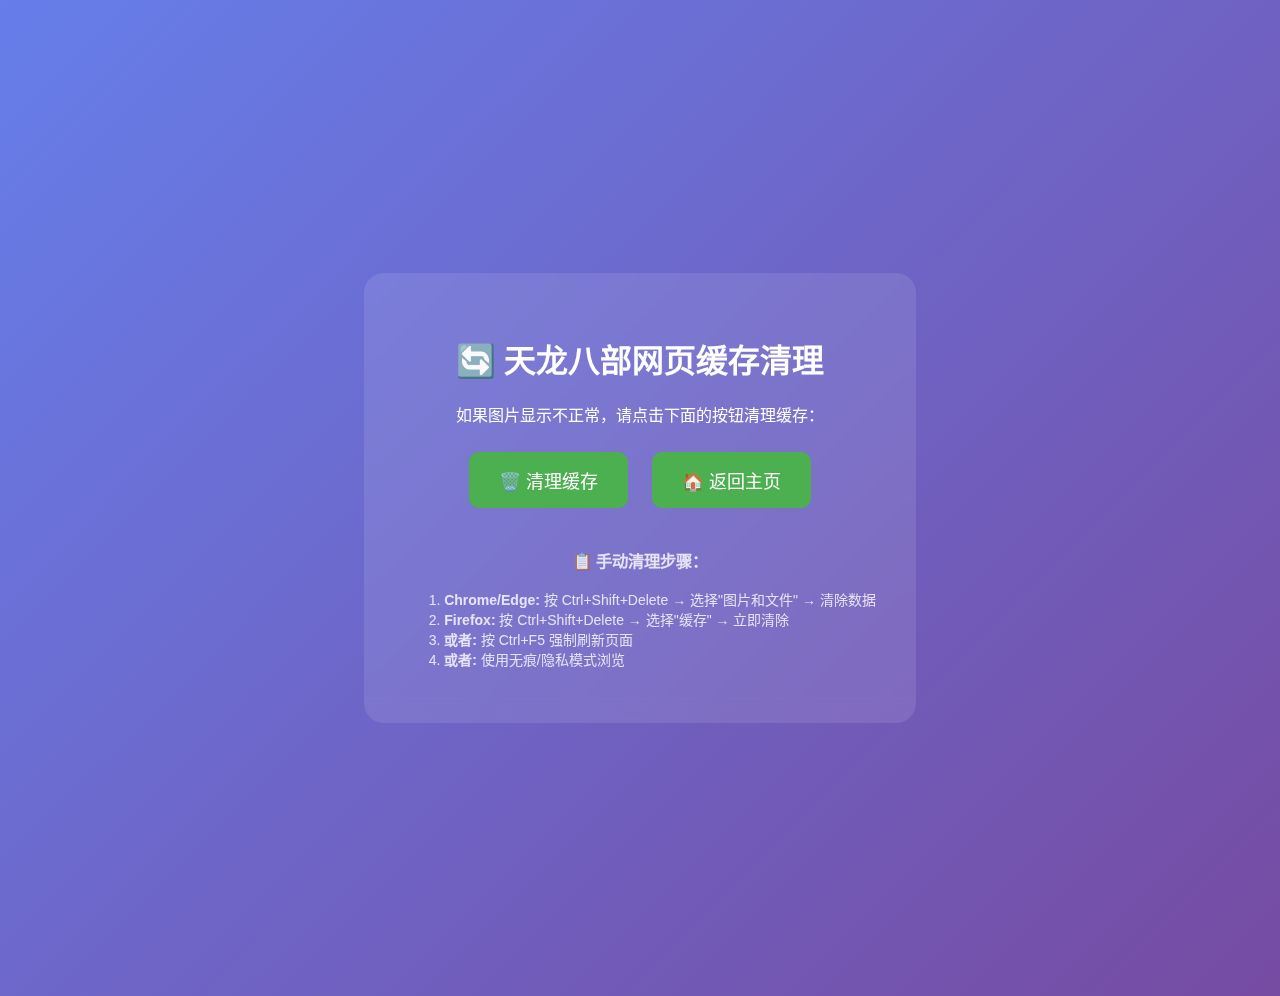
<file: clear_cache.html>
<!DOCTYPE html>
<html lang="zh-CN">
<head>
    <meta charset="UTF-8">
    <meta name="viewport" content="width=device-width, initial-scale=1.0">
    <title>缓存清理 - 天龙八部</title>
    <meta http-equiv="Cache-Control" content="no-cache, no-store, must-revalidate">
    <meta http-equiv="Pragma" content="no-cache">
    <meta http-equiv="Expires" content="0">
    <style>
        body { 
            font-family: Arial, sans-serif; 
            padding: 40px; 
            background: linear-gradient(135deg, #667eea 0%, #764ba2 100%);
            color: white;
            min-height: 100vh;
            display: flex;
            align-items: center;
            justify-content: center;
        }
        .container {
            background: rgba(255,255,255,0.1);
            padding: 40px;
            border-radius: 20px;
            backdrop-filter: blur(10px);
            text-align: center;
            max-width: 600px;
        }
        .btn {
            background: #4CAF50;
            color: white;
            padding: 15px 30px;
            border: none;
            border-radius: 10px;
            font-size: 18px;
            cursor: pointer;
            margin: 10px;
            transition: all 0.3s;
        }
        .btn:hover {
            background: #45a049;
            transform: translateY(-2px);
        }
        .success { color: #4CAF50; font-weight: bold; margin-top: 20px; }
    </style>
</head>
<body>
    <div class="container">
        <h1>🔄 天龙八部网页缓存清理</h1>
        <p>如果图片显示不正常，请点击下面的按钮清理缓存：</p>
        
        <button class="btn" onclick="clearCache()">🗑️ 清理缓存</button>
        <button class="btn" onclick="goToMain()">🏠 返回主页</button>
        
        <div id="status"></div>
        
        <div style="margin-top: 30px; font-size: 14px; opacity: 0.8;">
            <h3>📋 手动清理步骤：</h3>
            <ol style="text-align: left;">
                <li><strong>Chrome/Edge:</strong> 按 Ctrl+Shift+Delete → 选择"图片和文件" → 清除数据</li>
                <li><strong>Firefox:</strong> 按 Ctrl+Shift+Delete → 选择"缓存" → 立即清除</li>
                <li><strong>或者:</strong> 按 Ctrl+F5 强制刷新页面</li>
                <li><strong>或者:</strong> 使用无痕/隐私模式浏览</li>
            </ol>
        </div>
    </div>

    <script>
        function clearCache() {
            // 清理localStorage
            localStorage.clear();
            
            // 清理sessionStorage
            sessionStorage.clear();
            
            // 显示成功消息
            document.getElementById('status').innerHTML = 
                '<div class="success">✅ 缓存已清理！正在重新加载页面...</div>';
            
            // 延迟后重新加载页面
            setTimeout(() => {
                // 添加时间戳参数强制刷新
                const timestamp = new Date().getTime();
                window.location.href = `index.html?v=${timestamp}`;
            }, 2000);
        }
        
        function goToMain() {
            const timestamp = new Date().getTime();
            window.location.href = `index.html?v=${timestamp}`;
        }
        
        // 页面加载时自动清理一次
        window.onload = function() {
            console.log('页面加载完成，缓存已自动清理');
        }
    </script>
</body>
</html>
</file>
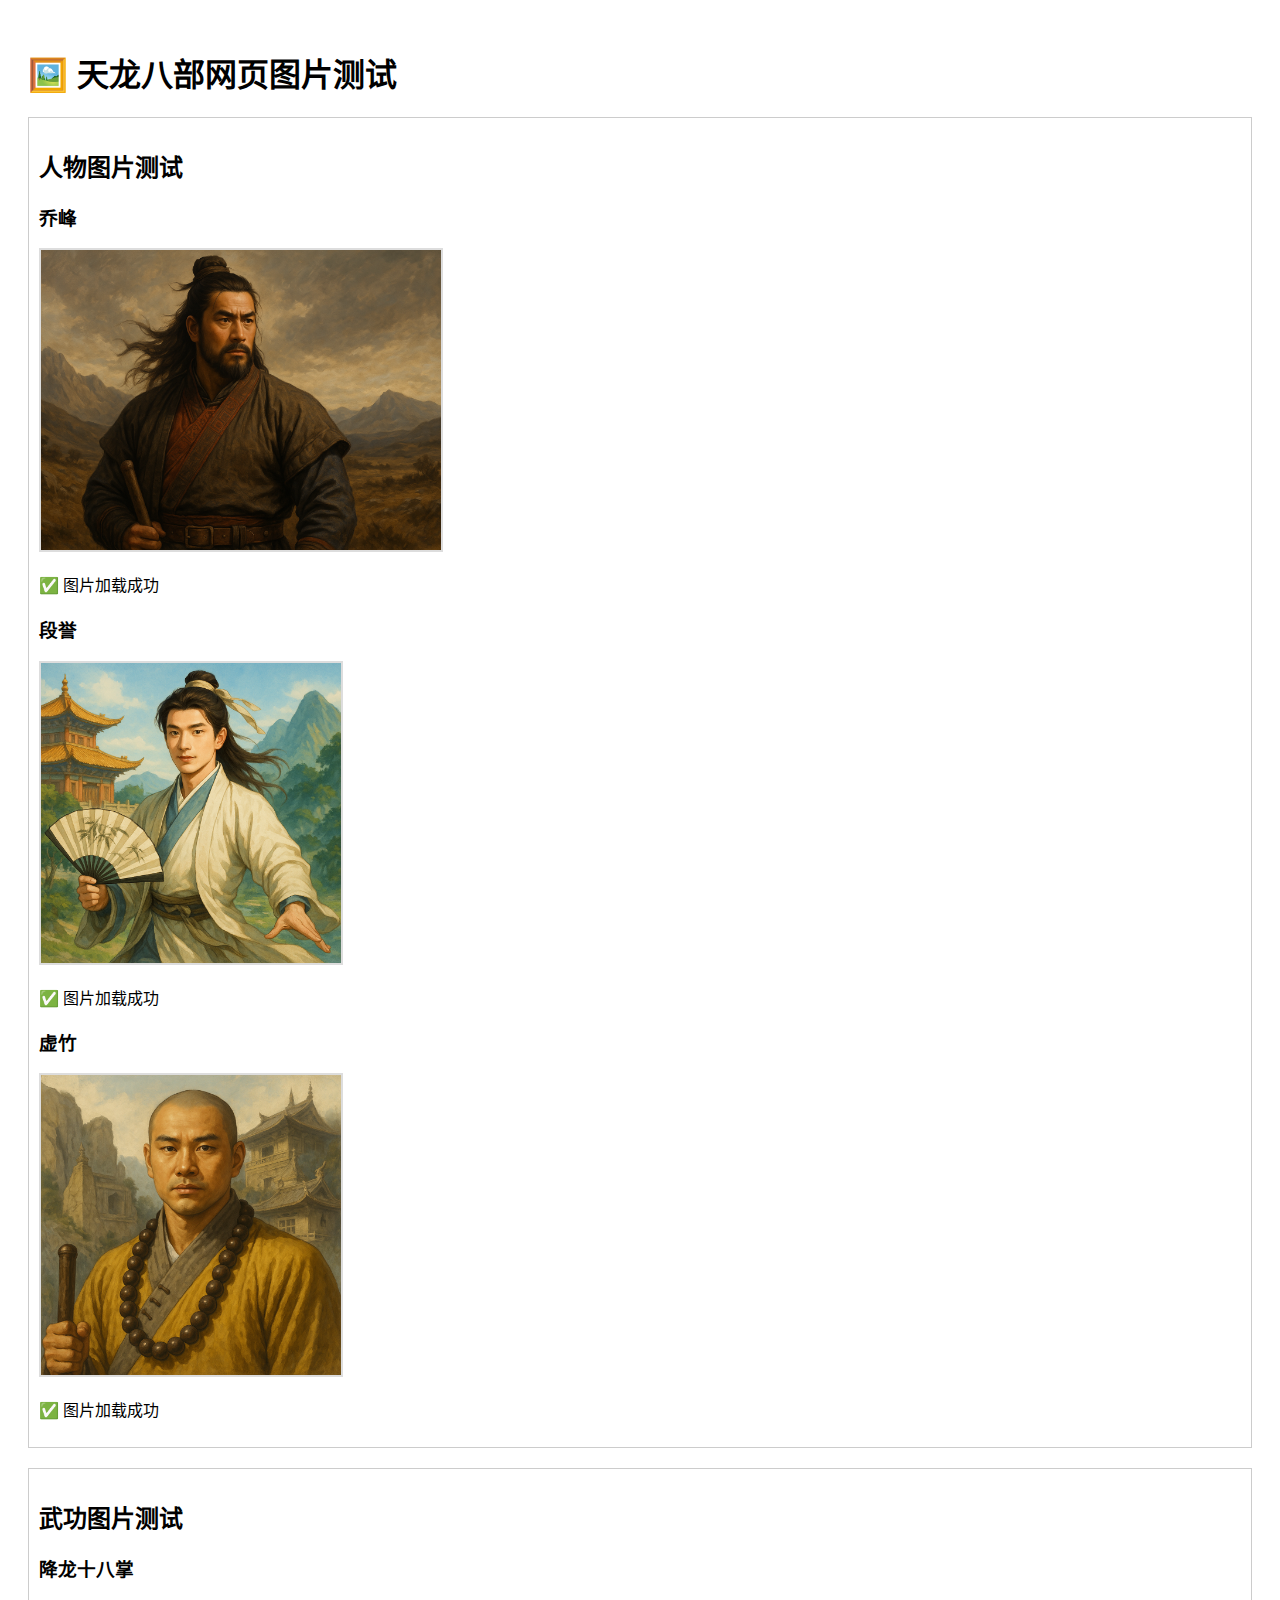
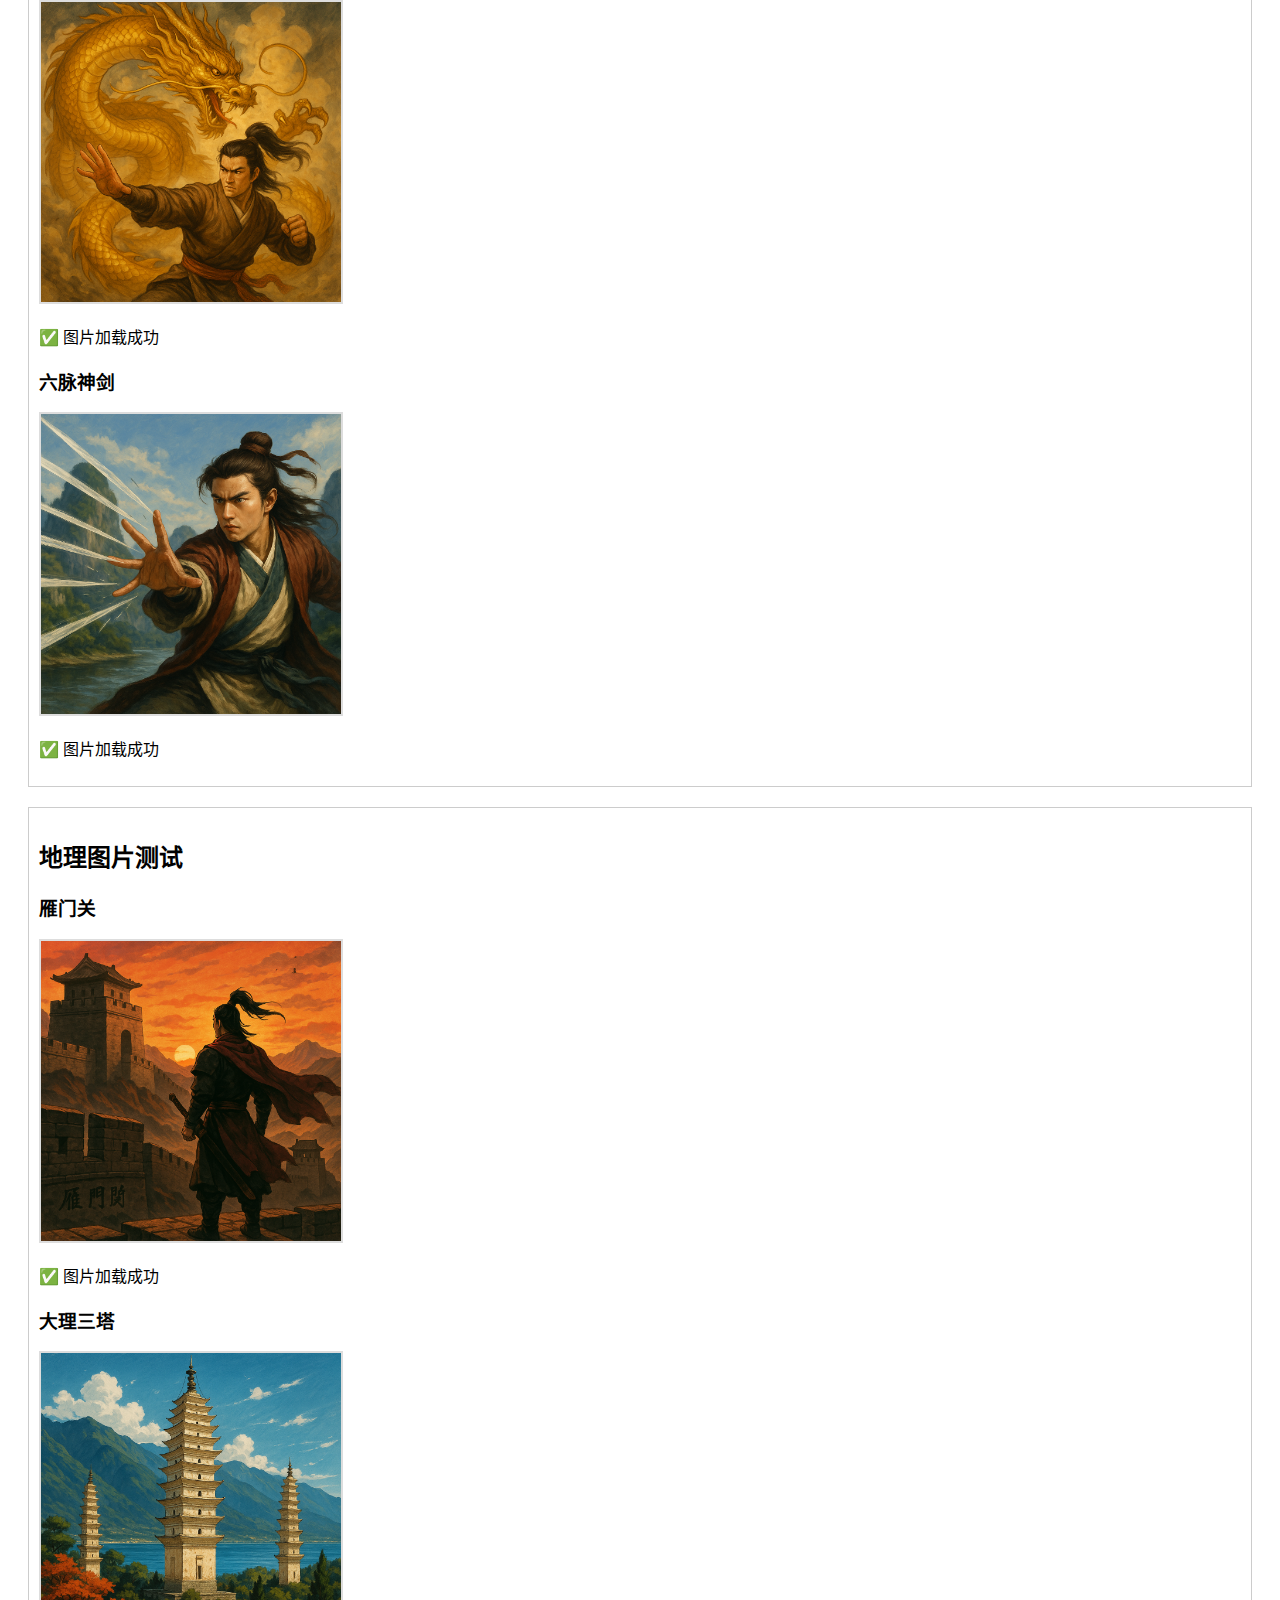
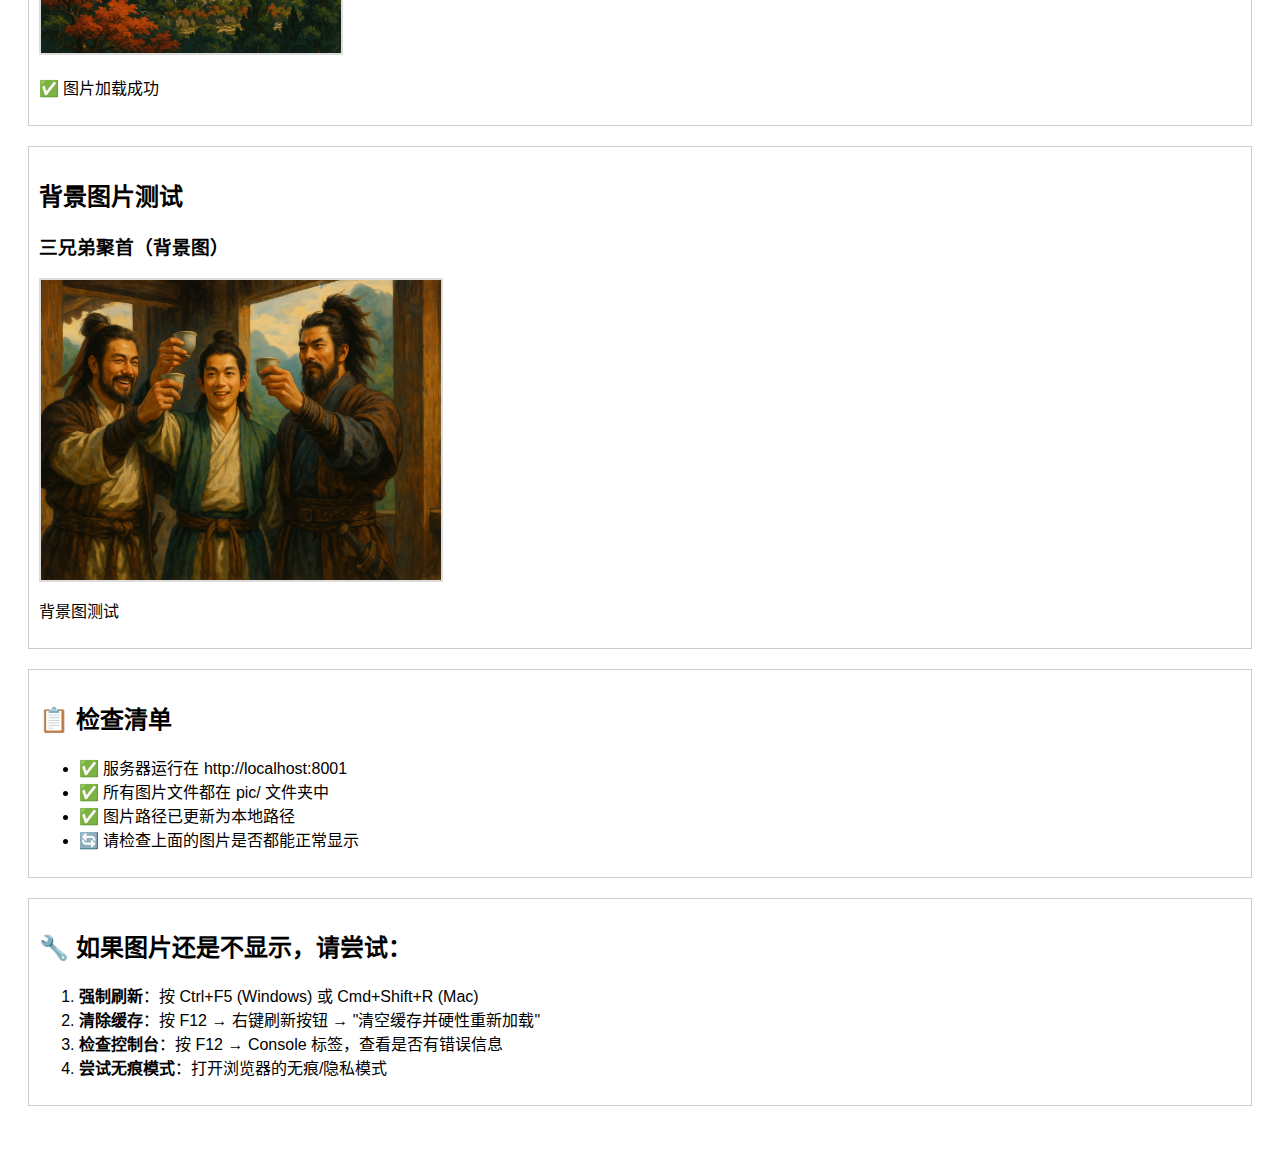
<file: test_images.html>
<!DOCTYPE html>
<html lang="zh-CN">
<head>
    <meta charset="UTF-8">
    <meta name="viewport" content="width=device-width, initial-scale=1.0">
    <title>图片测试页面</title>
    <style>
        body { font-family: Arial, sans-serif; padding: 20px; }
        .image-test { margin: 20px 0; padding: 10px; border: 1px solid #ccc; }
        img { max-width: 400px; height: 300px; object-fit: cover; border: 2px solid #ddd; }
        .error { color: red; }
        .success { color: green; }
    </style>
</head>
<body>
    <h1>🖼️ 天龙八部网页图片测试</h1>
    
    <div class="image-test">
        <h2>人物图片测试</h2>
        <div>
            <h3>乔峰</h3>
            <img src="pic/Qiao_Feng.png" alt="乔峰" onerror="this.style.border='2px solid red'; this.nextElementSibling.innerHTML='❌ 图片加载失败'" onload="this.nextElementSibling.innerHTML='✅ 图片加载成功'">
            <p class="status">加载中...</p>
        </div>
        
        <div>
            <h3>段誉</h3>
            <img src="pic/Duan_Yu.png" alt="段誉" onerror="this.style.border='2px solid red'; this.nextElementSibling.innerHTML='❌ 图片加载失败'" onload="this.nextElementSibling.innerHTML='✅ 图片加载成功'">
            <p class="status">加载中...</p>
        </div>
        
        <div>
            <h3>虚竹</h3>
            <img src="pic/Xuzhu.png" alt="虚竹" onerror="this.style.border='2px solid red'; this.nextElementSibling.innerHTML='❌ 图片加载失败'" onload="this.nextElementSibling.innerHTML='✅ 图片加载成功'">
            <p class="status">加载中...</p>
        </div>
    </div>
    
    <div class="image-test">
        <h2>武功图片测试</h2>
        <div>
            <h3>降龙十八掌</h3>
            <img src="pic/降龙十八掌.png" alt="降龙十八掌" onerror="this.style.border='2px solid red'; this.nextElementSibling.innerHTML='❌ 图片加载失败'" onload="this.nextElementSibling.innerHTML='✅ 图片加载成功'">
            <p class="status">加载中...</p>
        </div>
        
        <div>
            <h3>六脉神剑</h3>
            <img src="pic/六脉神剑.png" alt="六脉神剑" onerror="this.style.border='2px solid red'; this.nextElementSibling.innerHTML='❌ 图片加载失败'" onload="this.nextElementSibling.innerHTML='✅ 图片加载成功'">
            <p class="status">加载中...</p>
        </div>
    </div>
    
    <div class="image-test">
        <h2>地理图片测试</h2>
        <div>
            <h3>雁门关</h3>
            <img src="pic/雁门关.png" alt="雁门关" onerror="this.style.border='2px solid red'; this.nextElementSibling.innerHTML='❌ 图片加载失败'" onload="this.nextElementSibling.innerHTML='✅ 图片加载成功'">
            <p class="status">加载中...</p>
        </div>
        
        <div>
            <h3>大理三塔</h3>
            <img src="pic/大理三塔.png" alt="大理三塔" onerror="this.style.border='2px solid red'; this.nextElementSibling.innerHTML='❌ 图片加载失败'" onload="this.nextElementSibling.innerHTML='✅ 图片加载成功'">
            <p class="status">加载中...</p>
        </div>
    </div>
    
    <div class="image-test">
        <h2>背景图片测试</h2>
        <div>
            <h3>三兄弟聚首（背景图）</h3>
            <div style="width: 400px; height: 300px; background-image: url('pic/三兄弟聚首.png'); background-size: cover; background-position: center; border: 2px solid #ddd;" 
                 onload="document.getElementById('bg-status').innerHTML='✅ 背景图加载成功'" 
                 onerror="document.getElementById('bg-status').innerHTML='❌ 背景图加载失败'">
            </div>
            <p id="bg-status">背景图测试</p>
        </div>
    </div>
    
    <div class="image-test">
        <h2>📋 检查清单</h2>
        <ul>
            <li>✅ 服务器运行在 http://localhost:8001</li>
            <li>✅ 所有图片文件都在 pic/ 文件夹中</li>
            <li>✅ 图片路径已更新为本地路径</li>
            <li>🔄 请检查上面的图片是否都能正常显示</li>
        </ul>
    </div>
    
    <div class="image-test">
        <h2>🔧 如果图片还是不显示，请尝试：</h2>
        <ol>
            <li><strong>强制刷新</strong>：按 Ctrl+F5 (Windows) 或 Cmd+Shift+R (Mac)</li>
            <li><strong>清除缓存</strong>：按 F12 → 右键刷新按钮 → "清空缓存并硬性重新加载"</li>
            <li><strong>检查控制台</strong>：按 F12 → Console 标签，查看是否有错误信息</li>
            <li><strong>尝试无痕模式</strong>：打开浏览器的无痕/隐私模式</li>
        </ol>
    </div>
</body>
</html>
</file>
